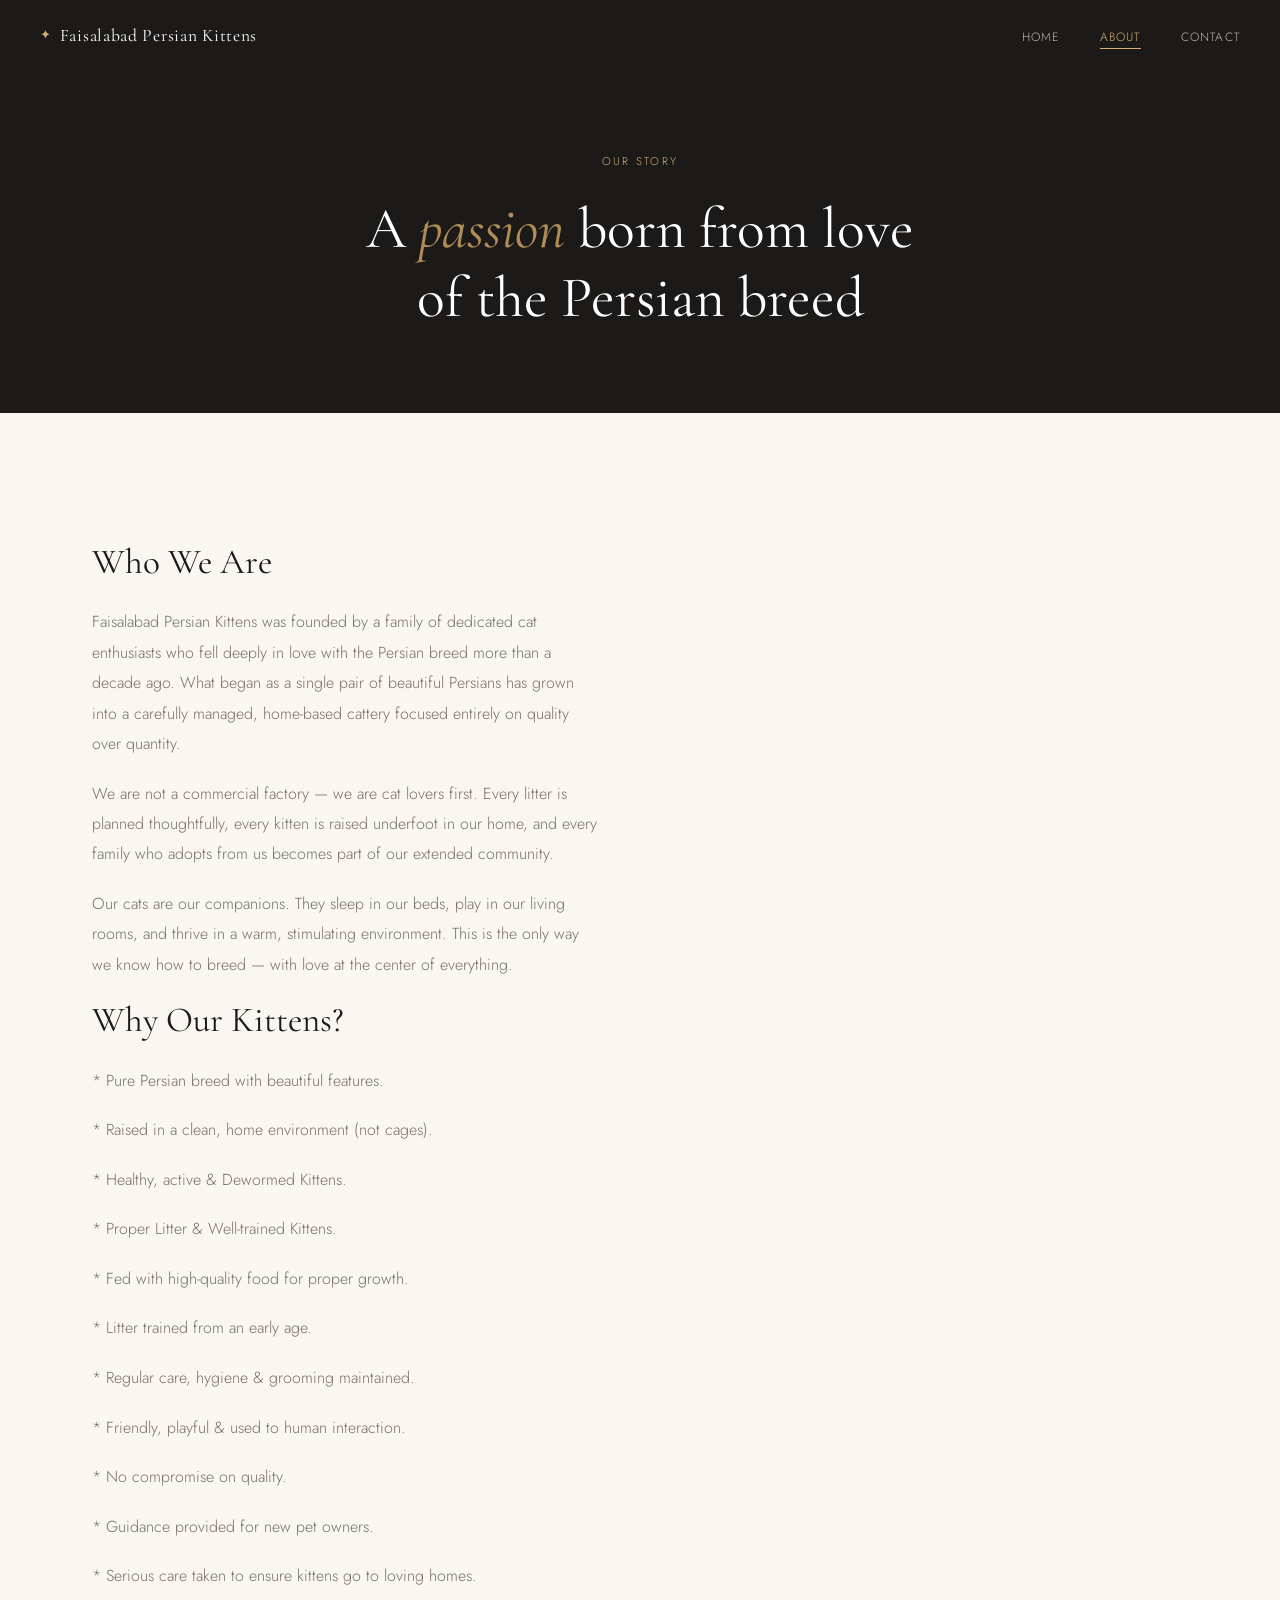
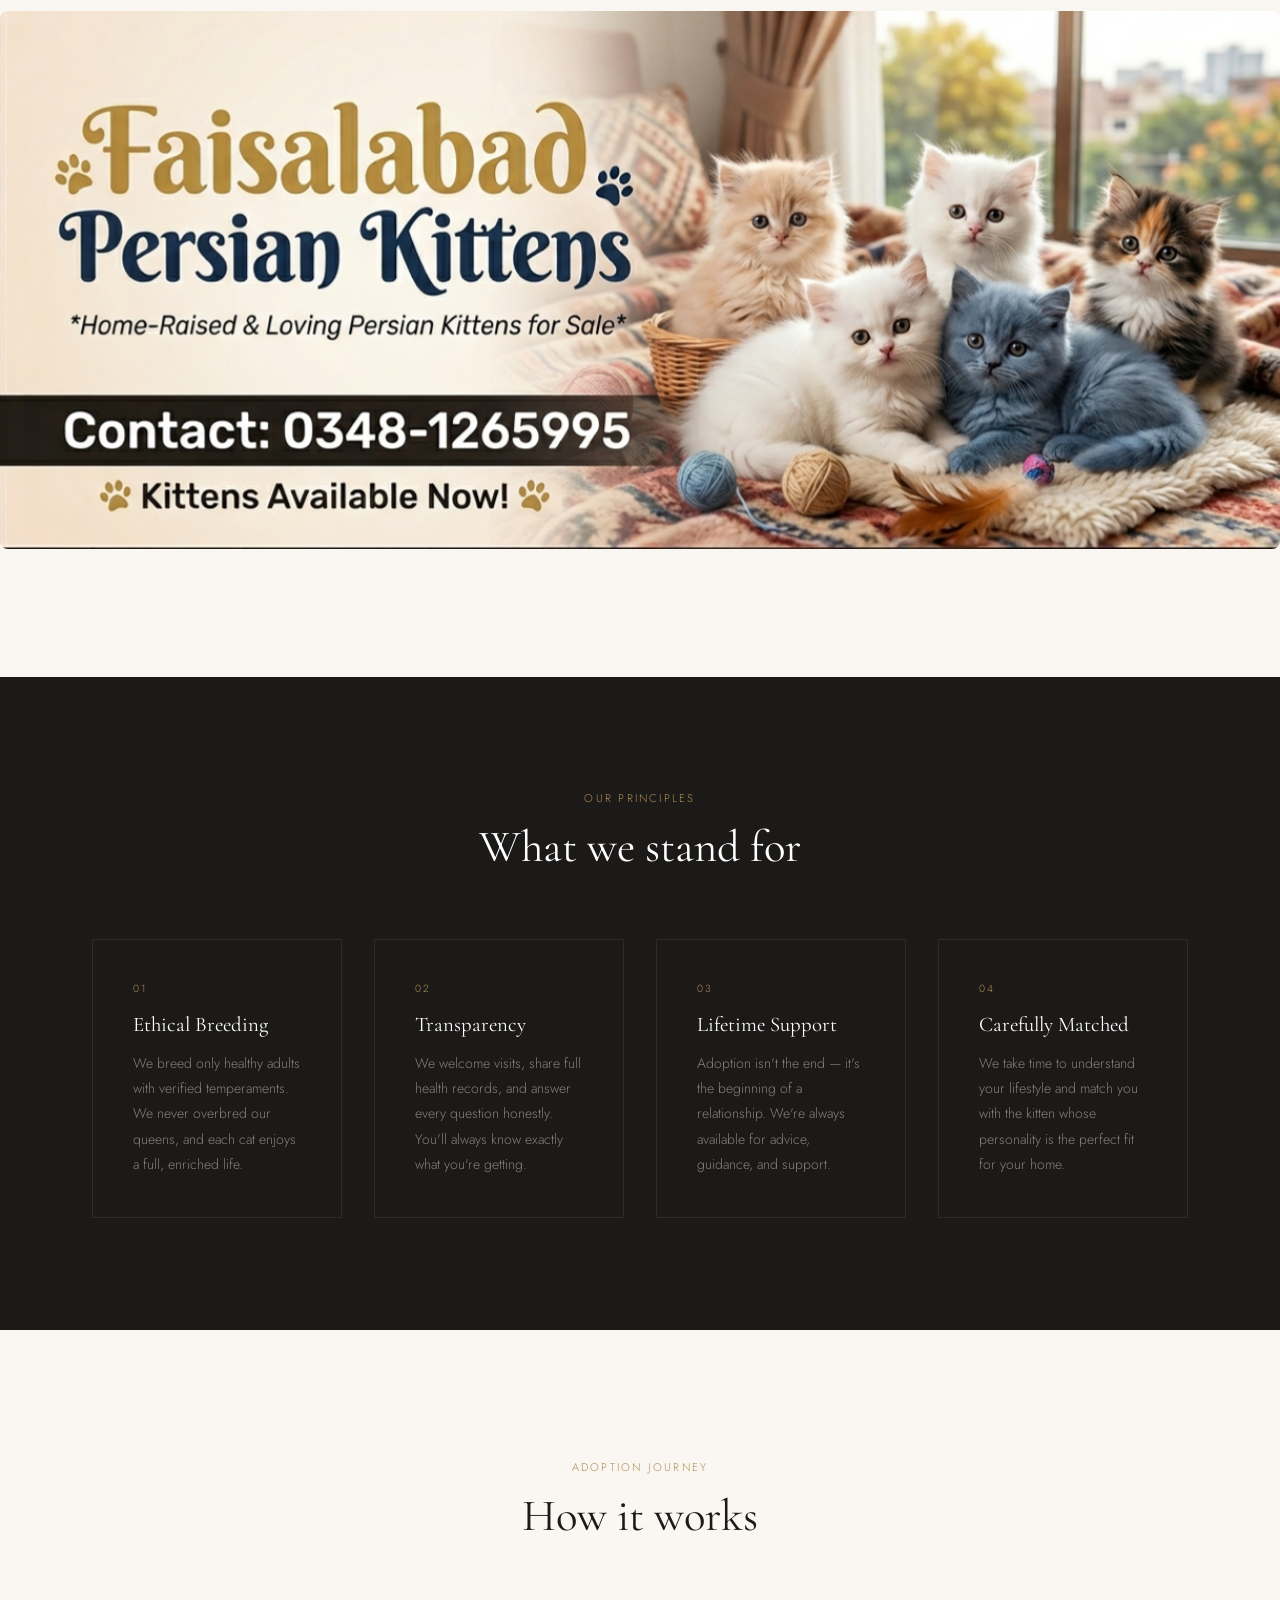
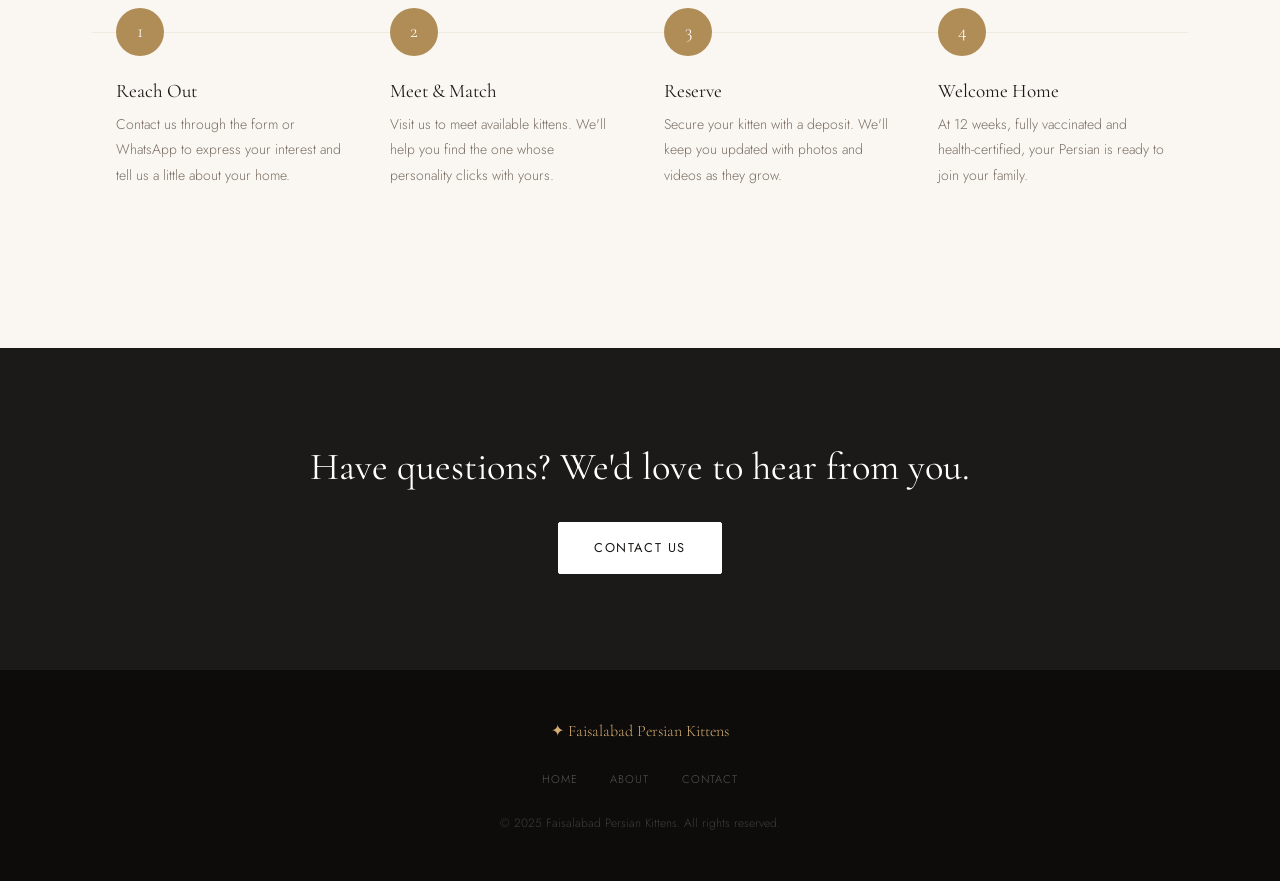
<file: about.html>
<!DOCTYPE html>
<html lang="en">
<head>
  <meta charset="UTF-8" />
  <meta name="viewport" content="width=device-width, initial-scale=1.0" />
  <title>About — Faisalabad Persian Kittens</title>
  <meta name="description" content="Learn about our passion for breeding exquisite Persian kittens in Faisalabad, Pakistan." />
  <link rel="stylesheet" href="style.css" />
  <link rel="preconnect" href="https://fonts.googleapis.com">
  <link href="https://fonts.googleapis.com/css2?family=Cormorant+Garamond:ital,wght@0,300;0,400;0,500;1,300;1,400&family=Jost:wght@300;400;500&display=swap" rel="stylesheet">
</head>
<body>

  <nav class="nav">
    <a href="index.html" class="nav__logo">
      <span class="nav__logo-icon">✦</span>
      Faisalabad Persian Kittens
    </a>
    <button class="nav__toggle" aria-label="Toggle menu" onclick="document.querySelector('.nav__links').classList.toggle('open')">
      <span></span><span></span><span></span>
    </button>
    <ul class="nav__links">
      <li><a href="index.html">Home</a></li>
      <li><a href="about.html" class="active">About</a></li>
      <li><a href="contact.html">Contact</a></li>
    </ul>
  </nav>

  <!-- PAGE HERO -->
  <section class="page-hero">
    <div class="container">
      <p class="hero__eyebrow">Our Story</p>
      <h1 class="page-hero__title">A <em>passion</em> born from love<br>of the Persian breed</h1>
    </div>
  </section>

  <!-- STORY -->
  <section class="story">
    <div class="container story__grid">
      <div class="story__text reveal">
        <h2>Who We Are</h2>
        <p>Faisalabad Persian Kittens was founded by a family of dedicated cat enthusiasts who fell deeply in love with the Persian breed more than a decade ago. What began as a single pair of beautiful Persians has grown into a carefully managed, home-based cattery focused entirely on quality over quantity.</p>
        <p>We are not a commercial factory — we are cat lovers first. Every litter is planned thoughtfully, every kitten is raised underfoot in our home, and every family who adopts from us becomes part of our extended community.</p>
        <p>Our cats are our companions. They sleep in our beds, play in our living rooms, and thrive in a warm, stimulating environment. This is the only way we know how to breed — with love at the center of everything.</p>
        <h2>Why Our Kittens?</h2>
        <p>* Pure Persian breed with beautiful features.</p>
        <p>* Raised in a clean, home environment (not cages).</p>
        <p>* Healthy, active & Dewormed Kittens.</p>
        <p>* Proper Litter & Well-trained Kittens.</p>
        <p>* Fed with high-quality food for proper growth.</p>
        <p>* Litter trained from an early age.</p>
        <p>* Regular care, hygiene & grooming maintained.</p>
        <p>* Friendly, playful & used to human interaction.</p>
        <p>* No compromise on quality.</p>
        <p>* Guidance provided for new pet owners.</p>
        <p>* Serious care taken to ensure kittens go to loving homes.</p>
    
      </div>
      </div>
      <div class="story__image reveal">
  <img src="images/about-cat.PNG" alt="Our Persian Cats" style="width:100%; border-radius:8px;" />
</div>
        </div>
      </div>
    </div>
  </section>

  <!-- VALUES -->
  <section class="values">
    <div class="container">
      <div class="section-header">
        <p class="section-label">Our Principles</p>
        <h2>What we stand for</h2>
      </div>
      <div class="values__grid">
        <div class="value-item reveal">
          <span class="value-item__num">01</span>
          <h3>Ethical Breeding</h3>
          <p>We breed only healthy adults with verified temperaments. We never overbred our queens, and each cat enjoys a full, enriched life.</p>
        </div>
        <div class="value-item reveal">
          <span class="value-item__num">02</span>
          <h3>Transparency</h3>
          <p>We welcome visits, share full health records, and answer every question honestly. You'll always know exactly what you're getting.</p>
        </div>
        <div class="value-item reveal">
          <span class="value-item__num">03</span>
          <h3>Lifetime Support</h3>
          <p>Adoption isn't the end — it's the beginning of a relationship. We're always available for advice, guidance, and support.</p>
        </div>
        <div class="value-item reveal">
          <span class="value-item__num">04</span>
          <h3>Carefully Matched</h3>
          <p>We take time to understand your lifestyle and match you with the kitten whose personality is the perfect fit for your home.</p>
        </div>
      </div>
    </div>
  </section>

  <!-- PROCESS -->
  <section class="process">
    <div class="container">
      <div class="section-header">
        <p class="section-label">Adoption Journey</p>
        <h2>How it works</h2>
      </div>
      <div class="process__steps">
        <div class="process__step reveal">
          <div class="process__step-num">1</div>
          <div class="process__step-body">
            <h3>Reach Out</h3>
            <p>Contact us through the form or WhatsApp to express your interest and tell us a little about your home.</p>
          </div>
        </div>
        <div class="process__step reveal">
          <div class="process__step-num">2</div>
          <div class="process__step-body">
            <h3>Meet & Match</h3>
            <p>Visit us to meet available kittens. We'll help you find the one whose personality clicks with yours.</p>
          </div>
        </div>
        <div class="process__step reveal">
          <div class="process__step-num">3</div>
          <div class="process__step-body">
            <h3>Reserve</h3>
            <p>Secure your kitten with a deposit. We'll keep you updated with photos and videos as they grow.</p>
          </div>
        </div>
        <div class="process__step reveal">
          <div class="process__step-num">4</div>
          <div class="process__step-body">
            <h3>Welcome Home</h3>
            <p>At 12 weeks, fully vaccinated and health-certified, your Persian is ready to join your family.</p>
          </div>
        </div>
      </div>
    </div>
  </section>

  <section class="cta-band">
    <div class="container">
      <h2>Have questions? We'd love to hear from you.</h2>
      <a href="contact.html" class="btn btn--light">Contact Us</a>
    </div>
  </section>

  <footer class="footer">
    <div class="container">
      <p class="footer__logo">✦ Faisalabad Persian Kittens</p>
      <nav class="footer__nav">
        <a href="index.html">Home</a>
        <a href="about.html">About</a>
        <a href="contact.html">Contact</a>
      </nav>
      <p class="footer__copy">© 2025 Faisalabad Persian Kittens. All rights reserved.</p>
    </div>
  </footer>

  <script src="main.js"></script>
</body>
</html>
</file>
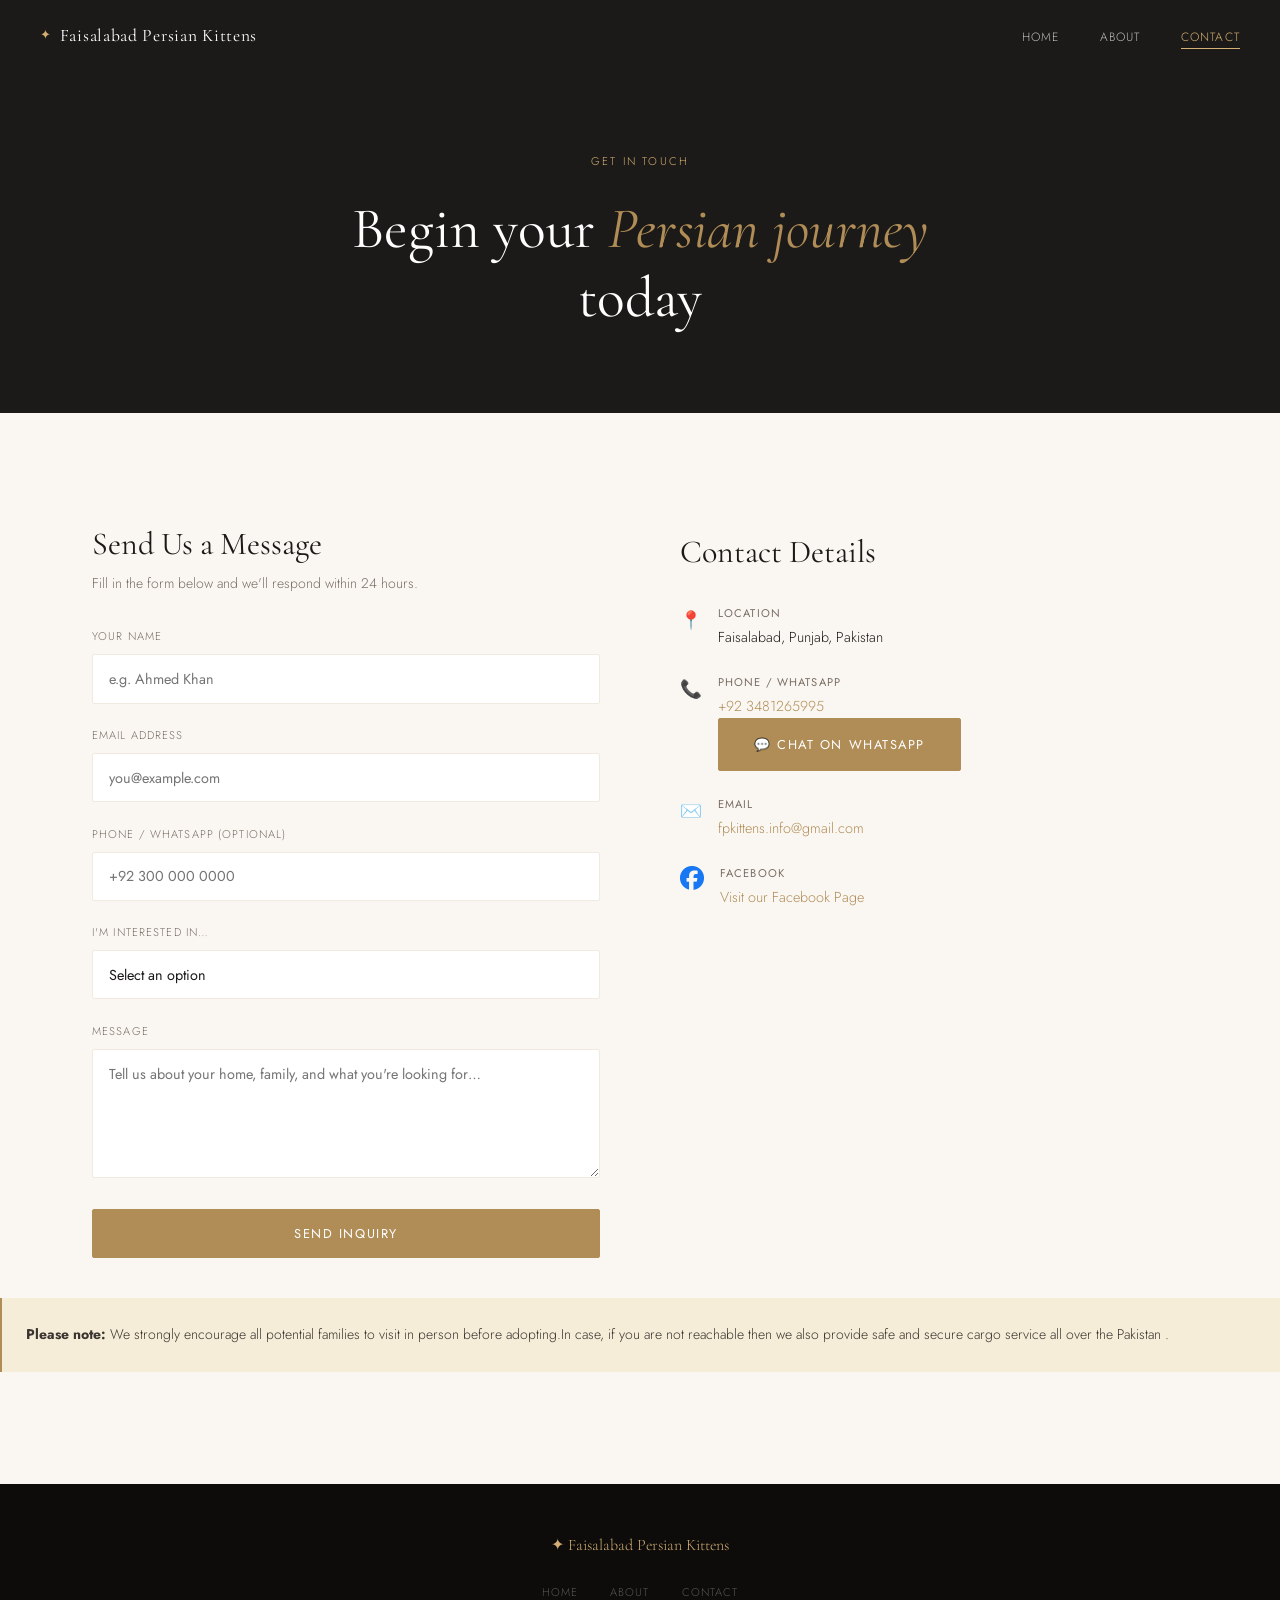
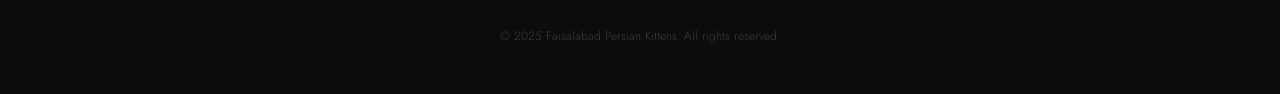
<file: contact.html>
<!DOCTYPE html>
<html lang="en">
<head>
  <meta charset="UTF-8" />
  <meta name="viewport" content="width=device-width, initial-scale=1.0" />
  <title>Contact — Faisalabad Persian Kittens</title>
  <meta name="description" content="Get in touch with Faisalabad Persian Kittens to inquire about available kittens and adoption." />
  <link rel="stylesheet" href="style.css" />
<link rel="stylesheet" href="https://cdnjs.cloudflare.com/ajax/libs/font-awesome/6.5.0/css/all.min.css" />
  <link rel="preconnect" href="https://fonts.googleapis.com">
  <link href="https://fonts.googleapis.com/css2?family=Cormorant+Garamond:ital,wght@0,300;0,400;0,500;1,300;1,400&family=Jost:wght@300;400;500&display=swap" rel="stylesheet">
</head>
<body>

  <nav class="nav">
    <a href="index.html" class="nav__logo">
      <span class="nav__logo-icon">✦</span>
      Faisalabad Persian Kittens
    </a>
    <button class="nav__toggle" aria-label="Toggle menu" onclick="document.querySelector('.nav__links').classList.toggle('open')">
      <span></span><span></span><span></span>
    </button>
    <ul class="nav__links">
      <li><a href="index.html">Home</a></li>
      <li><a href="about.html">About</a></li>
      <li><a href="contact.html" class="active">Contact</a></li>
    </ul>
  </nav>

  <section class="page-hero">
    <div class="container">
      <p class="hero__eyebrow">Get in Touch</p>
      <h1 class="page-hero__title">Begin your <em>Persian journey</em><br>today</h1>
    </div>
  </section>

  <section class="contact-section">
    <div class="container contact-grid">

      <!-- FORM -->
      <div class="contact-form reveal">
        <h2>Send Us a Message</h2>
        <p class="contact-form__sub">Fill in the form below and we'll respond within 24 hours.</p>
        <form id="contactForm" action="https://formspree.io/f/mzdywqaj" method="POST">
          <div class="form-group">
            <label for="name">Your Name</label>
            <input type="text" id="name" name="name" placeholder="e.g. Ahmed Khan" required />
          </div>
          <div class="form-group">
            <label for="email">Email Address</label>
            <input type="email" id="email" name="email" placeholder="you@example.com" required />
          </div>
          <div class="form-group">
            <label for="phone">Phone / WhatsApp (optional)</label>
            <input type="tel" id="phone" name="phone" placeholder="+92 300 000 0000" />
          </div>
          <div class="form-group">
            <label for="interest">I'm interested in…</label>
            <select id="interest" name="interest">
              <option value="">Select an option</option>
              <option>Traditional (Doll Faced) Persian Kitten</option>
              <option>Persian Punched Face Kitten</option>
              <option>Persian Peke Face Kitten</option>
              <option>General inquiry</option>
            </select>
          </div>
          <div class="form-group">
            <label for="message">Message</label>
            <textarea id="message" name="message" rows="5" placeholder="Tell us about your home, family, and what you're looking for…"></textarea>
          </div>
          <button type="submit" class="btn btn--primary btn--full">Send Inquiry</button>
          <div id="formSuccess" class="form-success" style="display:none;">
            ✦ Thank you! We'll be in touch shortly.
          </div>
        </form>
      </div>

      <!-- INFO -->
      <div class="contact-info reveal">
        <h2>Contact Details</h2>
        <div class="contact-info__items">
          <div class="contact-info__item">
            <div class="contact-info__icon">📍</div>
            <div>
              <strong>Location</strong>
              <p>Faisalabad, Punjab, Pakistan</p>
            </div>
          </div>
          <div class="contact-info__item">
            <div class="contact-info__icon">📞</div>
            <div>
              <strong>Phone / WhatsApp</strong>
              <p><a href="tel:+923481265995">+92 3481265995</a></p>
              <a href="https://wa.me/923481265995" class="btn btn--primary" target="_blank" style="color: #ffffff; text-decoration: none;">
                💬 Chat on WhatsApp
              </a>
            </div>
          </div>
          <div class="contact-info__item">
            <div class="contact-info__icon">✉️</div>
            <div>
              <strong>Email</strong>
              <p><a href="mailto:fpkittens.info@gmail.com">fpkittens.info@gmail.com</a></p>
            </div>
          </div>
          <div class="contact-info__item">
  <div class="contact-info__icon"><i class="fa-brands fa-facebook" style="font-size:24px; color:#1877F2;"></i></div>
  <div>
    <strong>Facebook</strong>
    <p><a href="https://www.facebook.com/profile.php?id=61588671390707" target="_blank">Visit our Facebook Page</a></p>
  </div>
</div>
          </div>
      
            <div>
              
          
            </div>
          </div>
        </div>

        <div class="contact-info__note">
          <p><strong>Please note:</strong> We strongly encourage all potential families to visit in person before adopting.In case, if you are not reachable then we also provide safe and secure cargo service all over the Pakistan .</p>
        </div>
      </div>

    </div>
  </section>

  <footer class="footer">
    <div class="container">
      <p class="footer__logo">✦ Faisalabad Persian Kittens</p>
      <nav class="footer__nav">
        <a href="index.html">Home</a>
        <a href="about.html">About</a>
        <a href="contact.html">Contact</a>
      </nav>
      <p class="footer__copy">© 2025 Faisalabad Persian Kittens. All rights reserved.</p>
    </div>
  </footer>

  <script src="main.js"></script>
</body>
</html>
</file>
<file: style.css>
/* ===========================
   FAISALABAD PERSIAN KITTENS
   Luxury Elegant Theme
   =========================== */

:root {
  --cream: #FAF7F2;
  --cream-dark: #F0EAE0;
  --gold: #B08D57;
  --gold-light: #D4AE72;
  --gold-pale: #F5EDD8;
  --charcoal: #1C1A18;
  --charcoal-mid: #3A3530;
  --stone: #7A6E64;
  --stone-light: #B5ADA4;
  --white: #FFFFFF;

  --font-serif: 'Cormorant Garamond', Georgia, serif;
  --font-sans: 'Jost', sans-serif;

  --nav-height: 72px;
  --container: 1160px;
  --radius: 2px;
}

*, *::before, *::after { box-sizing: border-box; margin: 0; padding: 0; }

html { scroll-behavior: smooth; }

body {
  background: var(--cream);
  color: var(--charcoal);
  font-family: var(--font-sans);
  font-weight: 300;
  line-height: 1.7;
  -webkit-font-smoothing: antialiased;
}

img { display: block; max-width: 100%; }
a { color: inherit; text-decoration: none; }

/* ===== LOGO ===== */
.nav__logo-img {
  height: 48px;
  width: 48px;
  border-radius: 50%;
  object-fit: cover;
  border: 1.5px solid rgba(176, 141, 87, 0.5);
  transition: border-color 0.3s;
}
.nav__logo:hover .nav__logo-img {
  border-color: var(--gold-light);
}
.hero__logo-wrap {
  margin-bottom: 2rem;
  animation: fadeUp 0.8s ease both;
}
.hero__logo-img {
  width: 140px;
  height: 140px;
  border-radius: 50%;
  object-fit: cover;
  border: 2px solid rgba(176, 141, 87, 0.6);
  box-shadow: 0 0 0 8px rgba(176, 141, 87, 0.1);
}


h1, h2, h3 {
  font-family: var(--font-serif);
  font-weight: 400;
  line-height: 1.2;
}
em { font-style: italic; color: var(--gold); }

/* ===== CONTAINER ===== */
.container {
  max-width: var(--container);
  margin: 0 auto;
  padding: 0 2rem;
}

/* ===== BUTTONS ===== */
.btn {
  display: inline-block;
  font-family: var(--font-sans);
  font-weight: 400;
  font-size: 0.8rem;
  letter-spacing: 0.12em;
  text-transform: uppercase;
  padding: 0.9rem 2.2rem;
  border: 1px solid transparent;
  cursor: pointer;
  transition: all 0.3s ease;
  border-radius: var(--radius);
}
.btn--primary {
  background: var(--gold);
  color: var(--white);
  border-color: var(--gold);
}
.btn--primary:hover {
  background: var(--charcoal);
  border-color: var(--charcoal);
}
.btn--ghost {
  background: transparent;
  color: var(--white);
  border-color: rgba(255,255,255,0.5);
}
.btn--ghost:hover {
  background: rgba(255,255,255,0.1);
  border-color: var(--white);
}
.btn--light {
  background: var(--white);
  color: var(--charcoal);
  border-color: var(--white);
}
.btn--light:hover {
  background: transparent;
  color: var(--white);
  border-color: var(--white);
}
.btn--full { width: 100%; text-align: center; }

/* ===== NAV ===== */
.nav {
  position: fixed;
  top: 0; left: 0; right: 0;
  height: var(--nav-height);
  display: flex;
  align-items: center;
  justify-content: space-between;
  padding: 0 2.5rem;
  z-index: 100;
  transition: background 0.4s, box-shadow 0.4s;
}
.nav.scrolled {
  background: rgba(28, 26, 24, 0.97);
  box-shadow: 0 1px 0 rgba(255,255,255,0.06);
}
.nav__logo {
  font-family: var(--font-serif);
  font-size: 1.1rem;
  font-weight: 400;
  color: var(--white);
  letter-spacing: 0.04em;
  display: flex;
  align-items: center;
  gap: 0.5rem;
}
.nav__logo-icon { color: var(--gold-light); font-size: 0.8rem; }
.nav__links {
  display: flex;
  list-style: none;
  gap: 2.5rem;
  align-items: center;
}
.nav__links a {
  font-size: 0.75rem;
  letter-spacing: 0.1em;
  text-transform: uppercase;
  color: rgba(255,255,255,0.7);
  transition: color 0.2s;
  padding-bottom: 2px;
  border-bottom: 1px solid transparent;
}
.nav__links a:hover,
.nav__links a.active {
  color: var(--gold-light);
  border-bottom-color: var(--gold-light);
}
.nav__toggle {
  display: none;
  flex-direction: column;
  gap: 5px;
  background: none;
  border: none;
  cursor: pointer;
  padding: 4px;
}
.nav__toggle span {
  display: block;
  width: 22px;
  height: 1px;
  background: var(--white);
}

/* ===== HERO ===== */
.hero {
  min-height: 100vh;
  display: flex;
  align-items: center;
  position: relative;
  overflow: hidden;
}
.hero__bg {
  position: absolute;
  inset: 0;
  background:
    linear-gradient(135deg, #1C1A18 0%, #2D2720 40%, #3A2E22 70%, #1C1A18 100%);
  z-index: 0;
}
.hero__bg::after {
  content: '';
  position: absolute;
  inset: 0;
  background: url("data:image/svg+xml,%3Csvg width='60' height='60' viewBox='0 0 60 60' xmlns='http://www.w3.org/2000/svg'%3E%3Cg fill='none' fill-rule='evenodd'%3E%3Cg fill='%23B08D57' fill-opacity='0.04'%3E%3Ccircle cx='30' cy='30' r='1'/%3E%3C/g%3E%3C/g%3E%3C/svg%3E");
}
.hero__content {
  position: relative;
  z-index: 1;
  max-width: var(--container);
  margin: 0 auto;
  padding: calc(var(--nav-height) + 4rem) 2rem 4rem;
  max-width: 680px;
  margin-left: max(2rem, (100vw - 1160px)/2);
  animation: fadeUp 1s ease both;
}
.hero__eyebrow {
  font-size: 0.7rem;
  letter-spacing: 0.2em;
  text-transform: uppercase;
  color: var(--gold-light);
  margin-bottom: 1.5rem;
}
.hero__title {
  font-size: clamp(2.8rem, 6vw, 5rem);
  color: var(--white);
  margin-bottom: 1.5rem;
  line-height: 1.1;
}
.hero__sub {
  font-size: 1rem;
  color: rgba(255,255,255,0.6);
  max-width: 500px;
  margin-bottom: 2.5rem;
  line-height: 1.8;
}
.hero__cta { display: flex; gap: 1rem; flex-wrap: wrap; }
.hero__ornament {
  position: absolute;
  right: 8%;
  bottom: 10%;
  z-index: 1;
  opacity: 0.08;
  font-size: 18rem;
  line-height: 1;
  pointer-events: none;
  animation: float 8s ease-in-out infinite;
}
@keyframes float {
  0%, 100% { transform: translateY(0); }
  50% { transform: translateY(-20px); }
}
@keyframes fadeUp {
  from { opacity: 0; transform: translateY(30px); }
  to { opacity: 1; transform: translateY(0); }
}

/* ===== SECTION HEADER ===== */
.section-header {
  text-align: center;
  margin-bottom: 4rem;
}
.section-label {
  font-size: 0.7rem;
  letter-spacing: 0.2em;
  text-transform: uppercase;
  color: var(--gold);
  margin-bottom: 0.8rem;
}
.section-header h2 {
  font-size: clamp(2rem, 3.5vw, 3rem);
  color: var(--charcoal);
}

/* ===== FEATURES ===== */
.features {
  padding: 6rem 0;
  background: var(--charcoal);
}
.features__grid {
  display: grid;
  grid-template-columns: repeat(auto-fit, minmax(260px, 1fr));
  gap: 1px;
  background: rgba(255,255,255,0.08);
}
.feature-card {
  padding: 3rem 2.5rem;
  background: var(--charcoal);
  transition: background 0.3s;
}
.feature-card:hover { background: var(--charcoal-mid); }
.feature-card__icon {
  font-size: 1.2rem;
  color: var(--gold);
  margin-bottom: 1.2rem;
}
.feature-card h3 {
  font-family: var(--font-serif);
  font-size: 1.4rem;
  color: var(--white);
  margin-bottom: 0.8rem;
}
.feature-card p {
  color: rgba(255,255,255,0.5);
  font-size: 0.9rem;
  line-height: 1.8;
}

/* ===== BREEDS ===== */
.breeds {
  padding: 8rem 0;
  background: var(--cream);
}
.breeds__grid {
  display: grid;
  grid-template-columns: repeat(auto-fit, minmax(300px, 1fr));
  gap: 2rem;
}
.breed-card {
  background: var(--white);
  border: 1px solid var(--cream-dark);
  overflow: hidden;
  transition: transform 0.3s, box-shadow 0.3s;
}
.breed-card:hover {
  transform: translateY(-4px);
  box-shadow: 0 20px 40px rgba(0,0,0,0.08);
}
.breed-card__img {
  height: 260px;
  background-size: cover;
  background-position: center;
  position: relative;
  overflow: hidden;
}
.breed-card__img--1 { background-color: #C9B99A; background-image: url('images/persian-1.jpg'); }
.breed-card__img--2 { background-color: #B8A898; background-image: url('images/persian-2.jpg'); }
.breed-card__img--3 { background-color: #D4C8B8; background-image: url('images/persian-3.jpg'); }
.breed-card__img::after {
  content: '🐱';
  position: absolute;
  inset: 0;
  display: flex;
  align-items: center;
  justify-content: center;
  font-size: 5rem;
  opacity: 0.3;
}
.breed-card__body {
  padding: 1.8rem;
}
.breed-card__body h3 {
  font-size: 1.4rem;
  margin-bottom: 0.6rem;
  color: var(--charcoal);
}
.breed-card__body p {
  font-size: 0.875rem;
  color: var(--stone);
  line-height: 1.8;
}

/* ===== TESTIMONIALS ===== */
.testimonials {
  padding: 8rem 0;
  background: var(--gold-pale);
}
.testimonials__inner {
  max-width: 700px;
  margin: 0 auto;
  text-align: center;
  padding: 0 2rem;
}
.testimonials__quote {
  font-family: var(--font-serif);
  font-size: 6rem;
  color: var(--gold);
  line-height: 0.5;
  margin-bottom: 2rem;
  opacity: 0.4;
}
.testimonials__text {
  font-family: var(--font-serif);
  font-size: clamp(1.2rem, 2vw, 1.5rem);
  font-style: italic;
  color: var(--charcoal);
  line-height: 1.7;
  margin-bottom: 1.5rem;
}
.testimonials__author {
  font-size: 0.75rem;
  letter-spacing: 0.1em;
  text-transform: uppercase;
  color: var(--stone);
  font-style: normal;
}

/* ===== CTA BAND ===== */
.cta-band {
  padding: 6rem 0;
  background: var(--charcoal);
  text-align: center;
}
.cta-band h2 {
  color: var(--white);
  font-size: clamp(1.8rem, 3vw, 2.5rem);
  margin-bottom: 2rem;
}

/* ===== FOOTER ===== */
.footer {
  padding: 3rem 0;
  background: #0E0C0B;
  text-align: center;
}
.footer__logo {
  font-family: var(--font-serif);
  color: var(--gold-light);
  font-size: 1rem;
  margin-bottom: 1.5rem;
}
.footer__nav {
  display: flex;
  justify-content: center;
  gap: 2rem;
  margin-bottom: 1.5rem;
}
.footer__nav a {
  font-size: 0.7rem;
  letter-spacing: 0.1em;
  text-transform: uppercase;
  color: rgba(255,255,255,0.3);
  transition: color 0.2s;
}
.footer__nav a:hover { color: var(--gold-light); }
.footer__copy {
  font-size: 0.75rem;
  color: rgba(255,255,255,0.2);
}

/* ===== PAGE HERO ===== */
.page-hero {
  padding: calc(var(--nav-height) + 5rem) 0 5rem;
  background: var(--charcoal);
  text-align: center;
}
.page-hero__title {
  font-size: clamp(2.2rem, 4.5vw, 3.8rem);
  color: var(--white);
  margin-top: 1rem;
}

/* ===== ABOUT - STORY ===== */
.story {
  padding: 8rem 0;
}
.story__grid {
  display: grid;
  grid-template-columns: 1fr 1fr;
  gap: 5rem;
  align-items: center;
}
.story__text h2 {
  font-size: 2.2rem;
  margin-bottom: 1.5rem;
  color: var(--charcoal);
}
.story__text p {
  color: var(--stone);
  margin-bottom: 1.2rem;
  line-height: 1.9;
}
.story__img-placeholder {
  aspect-ratio: 4/5;
  background: var(--cream-dark);
  border: 1px dashed var(--stone-light);
  display: flex;
  align-items: center;
  justify-content: center;
}
.story__img-inner {
  text-align: center;
  color: var(--stone-light);
}
.story__img-inner span { font-size: 3rem; display: block; margin-bottom: 0.5rem; }
.story__img-inner p { font-size: 0.8rem; line-height: 1.4; }

/* ===== VALUES ===== */
.values {
  padding: 7rem 0;
  background: var(--charcoal);
}
.values .section-header h2 { color: var(--white); }
.values__grid {
  display: grid;
  grid-template-columns: repeat(auto-fit, minmax(230px, 1fr));
  gap: 2rem;
}
.value-item {
  padding: 2.5rem;
  border: 1px solid rgba(255,255,255,0.08);
}
.value-item__num {
  display: block;
  font-size: 0.65rem;
  letter-spacing: 0.15em;
  color: var(--gold);
  margin-bottom: 1rem;
}
.value-item h3 {
  font-size: 1.3rem;
  color: var(--white);
  margin-bottom: 0.8rem;
}
.value-item p { font-size: 0.875rem; color: rgba(255,255,255,0.45); line-height: 1.8; }

/* ===== PROCESS ===== */
.process {
  padding: 8rem 0;
  background: var(--cream);
}
.process__steps {
  display: grid;
  grid-template-columns: repeat(auto-fit, minmax(200px, 1fr));
  gap: 0;
  position: relative;
}
.process__steps::before {
  content: '';
  position: absolute;
  top: 24px;
  left: 0; right: 0;
  height: 1px;
  background: var(--cream-dark);
  z-index: 0;
}
.process__step {
  padding: 0 1.5rem 2rem;
  position: relative;
  z-index: 1;
}
.process__step-num {
  width: 48px;
  height: 48px;
  border-radius: 50%;
  background: var(--gold);
  color: var(--white);
  font-family: var(--font-serif);
  font-size: 1.2rem;
  display: flex;
  align-items: center;
  justify-content: center;
  margin-bottom: 1.5rem;
}
.process__step-body h3 {
  font-size: 1.2rem;
  margin-bottom: 0.6rem;
  color: var(--charcoal);
}
.process__step-body p { font-size: 0.875rem; color: var(--stone); line-height: 1.8; }

/* ===== CONTACT ===== */
.contact-section {
  padding: 7rem 0;
}
.contact-grid {
  display: grid;
  grid-template-columns: 1fr 1fr;
  gap: 5rem;
  align-items: start;
}
.contact-form h2, .contact-info h2 {
  font-size: 2rem;
  margin-bottom: 0.5rem;
}
.contact-form__sub {
  color: var(--stone);
  font-size: 0.875rem;
  margin-bottom: 2rem;
}
.form-group {
  margin-bottom: 1.4rem;
}
.form-group label {
  display: block;
  font-size: 0.7rem;
  letter-spacing: 0.1em;
  text-transform: uppercase;
  color: var(--stone);
  margin-bottom: 0.5rem;
}
.form-group input,
.form-group select,
.form-group textarea {
  width: 100%;
  padding: 0.85rem 1rem;
  background: var(--white);
  border: 1px solid var(--cream-dark);
  border-radius: var(--radius);
  font-family: var(--font-sans);
  font-size: 0.9rem;
  color: var(--charcoal);
  transition: border-color 0.2s;
  appearance: none;
  -webkit-appearance: none;
}
.form-group input:focus,
.form-group select:focus,
.form-group textarea:focus {
  outline: none;
  border-color: var(--gold);
}
.form-group textarea { resize: vertical; }
.form-success {
  margin-top: 1rem;
  padding: 1rem;
  background: var(--gold-pale);
  color: var(--gold);
  font-size: 0.875rem;
  text-align: center;
  letter-spacing: 0.05em;
}
.contact-info {
  padding-top: 0.5rem;
}
.contact-info h2 { margin-bottom: 2rem; }
.contact-info__items { display: flex; flex-direction: column; gap: 1.5rem; }
.contact-info__item {
  display: flex;
  gap: 1rem;
  align-items: flex-start;
}
.contact-info__icon { font-size: 1.1rem; margin-top: 2px; }
.contact-info__item strong {
  display: block;
  font-size: 0.7rem;
  letter-spacing: 0.1em;
  text-transform: uppercase;
  color: var(--stone);
  margin-bottom: 0.2rem;
  font-weight: 400;
}
.contact-info__item p {
  font-size: 0.9rem;
  color: var(--charcoal);
  line-height: 1.6;
}
.contact-info__item a { color: var(--gold); }
.contact-info__item a:hover { text-decoration: underline; }
.contact-info__note {
  margin-top: 2.5rem;
  padding: 1.5rem;
  background: var(--gold-pale);
  border-left: 2px solid var(--gold);
}
.contact-info__note p {
  font-size: 0.875rem;
  color: var(--charcoal-mid);
  line-height: 1.8;
}

/* ===== SCROLL REVEAL ===== */
.reveal {
  opacity: 0;
  transform: translateY(24px);
  transition: opacity 0.7s ease, transform 0.7s ease;
}
.reveal.visible {
  opacity: 1;
  transform: translateY(0);
}

/* ===== RESPONSIVE ===== */
@media (max-width: 768px) {
  .nav__links {
    display: none;
    position: fixed;
    top: var(--nav-height);
    left: 0; right: 0;
    background: var(--charcoal);
    flex-direction: column;
    padding: 2rem;
    gap: 1.5rem;
  }
  .nav__links.open { display: flex; }
  .nav__toggle { display: flex; }
  .hero__ornament { display: none; }
  .story__grid,
  .contact-grid { grid-template-columns: 1fr; gap: 3rem; }
  .process__steps::before { display: none; }
  .process__step { padding: 0 0 2rem; }
}
.slideshow {
  position: relative;
  width: 100%;
  height: 100%;
}
.slide {
  position: absolute;
  inset: 0;
  background-size: cover;
  background-position: center;
  opacity: 0;
  transition: opacity 0.8s ease;
}
.slide.active { opacity: 1; }
.slide-dots {
  position: absolute;
  bottom: 10px;
  left: 50%;
  transform: translateX(-50%);
  display: flex;
  gap: 6px;
  z-index: 2;
}
.dot {
  width: 7px;
  height: 7px;
  border-radius: 50%;
  background: rgba(255,255,255,0.5);
  transition: background 0.3s;
}
.dot.active { background: var(--gold); }
</file>
